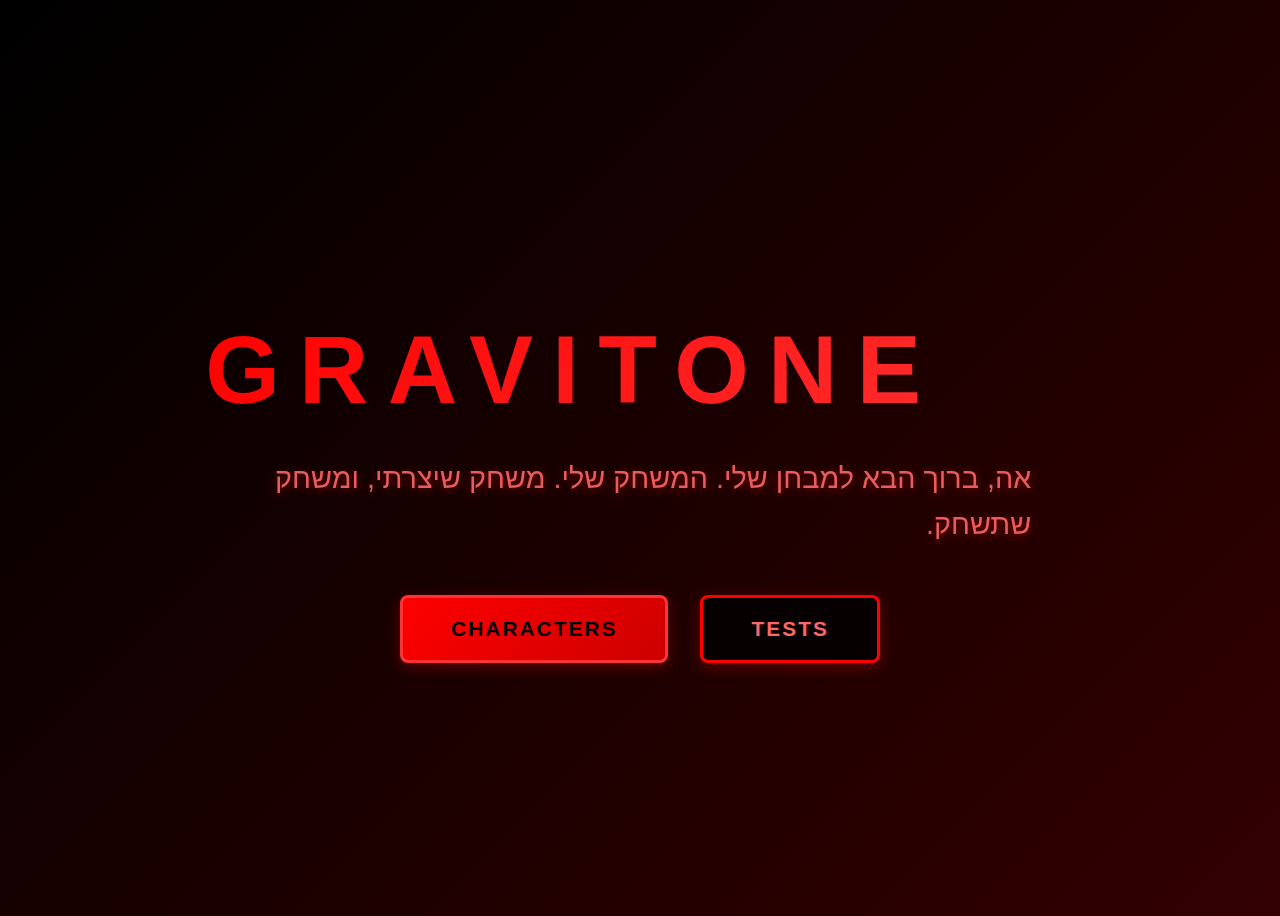
<file: index.html>
<!DOCTYPE html>
<html lang="he">
<head>
    <meta charset="UTF-8">
    <meta name="viewport" content="width=device-width, initial-scale=1.0, viewport-fit=cover">
    <title>GRAVITONE</title>
    <link rel="stylesheet" href="styles.css">
    <meta name="apple-mobile-web-app-capable" content="yes">
    <meta name="apple-mobile-web-app-status-bar-style" content="black-translucent">
</head>
<body>
    <div class="container">
        <h1 class="title">GRAVITONE</h1>
        <p class="subtitle" id="subtitle" onclick="toggleLanguage()">
            אה, ברוך הבא למבחן שלי. המשחק שלי. משחק שיצרתי, ומשחק שתשחק.
        </p>
        <div class="button-container">
            <button class="menu-button active" id="charactersBtn" onclick="showCharacters()">CHARACTERS</button>
            <button class="menu-button" id="testsBtn" onclick="showTests()">TESTS</button>
        </div>
    </div>
    <script src="script.js"></script>
</body>
</html>
</file>
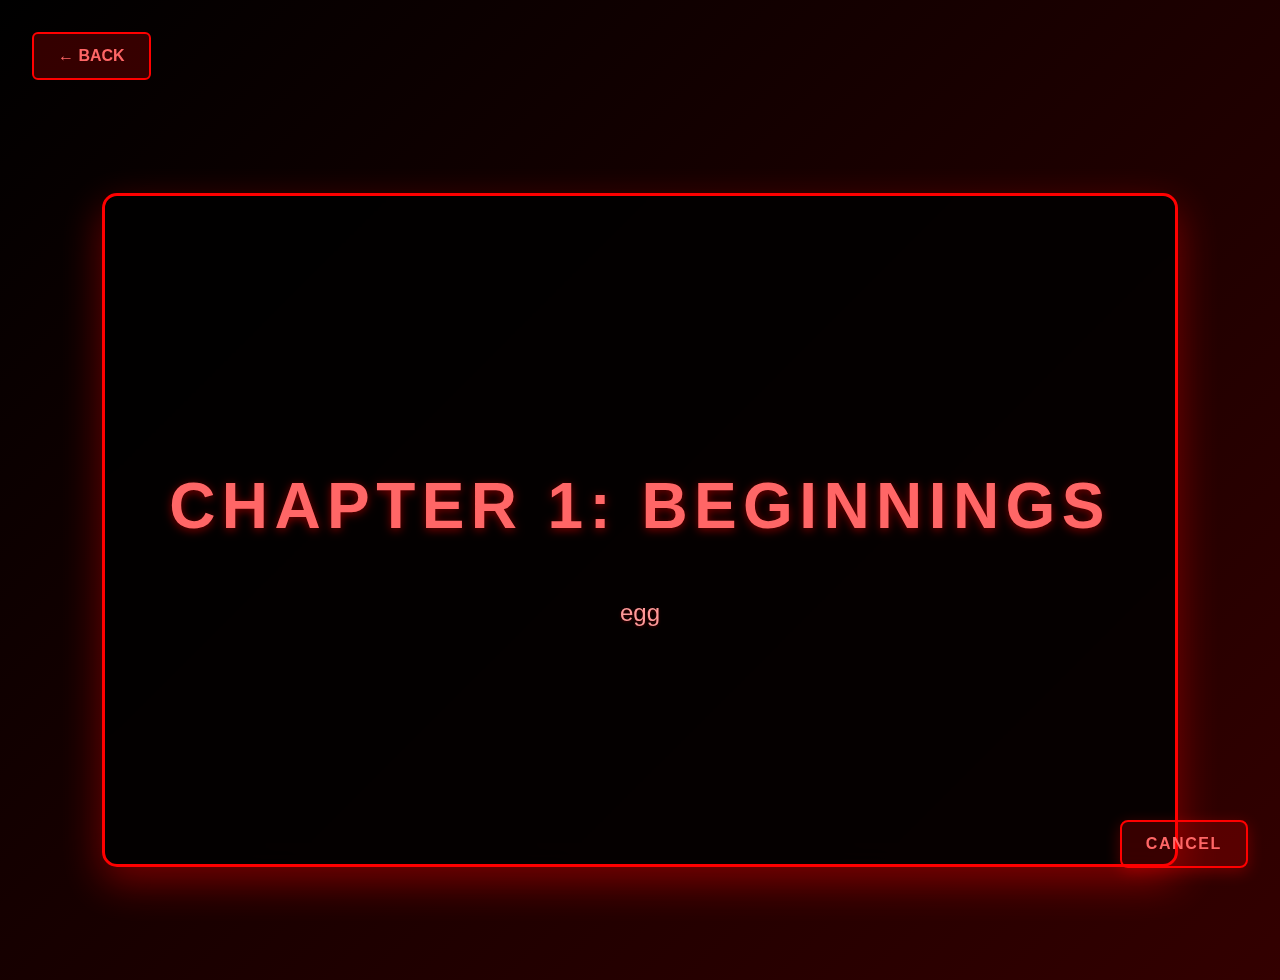
<file: chapters.html>
<!DOCTYPE html>
<html lang="he">
<head>
    <meta charset="UTF-8">
    <meta name="viewport" content="width=device-width, initial-scale=1.0, viewport-fit=cover">
    <title>GRAVITONE - Chapter</title>
    <link rel="stylesheet" href="styles.css">
    <meta name="apple-mobile-web-app-capable" content="yes">
    <meta name="apple-mobile-web-app-status-bar-style" content="black-translucent">
    <style>
        body {
            min-height: 100vh;
            background: linear-gradient(135deg, #000000 0%, #1a0000 50%, #330000 100%);
            font-family: -apple-system, BlinkMacSystemFont, 'Segoe UI', Roboto, sans-serif;
            overflow: auto;
            position: relative;
            padding: 2rem;
        }
        
        .back-button {
            position: fixed;
            top: clamp(1rem, 5vw, 2rem);
            left: clamp(1rem, 5vw, 2rem);
            padding: clamp(0.5rem, 2vw, 0.8rem) clamp(1rem, 3vw, 1.5rem);
            background: rgba(255, 0, 0, 0.2);
            border: 2px solid #ff0000;
            color: #ff6666;
            cursor: pointer;
            transition: all 0.3s ease;
            border-radius: 6px;
            font-weight: 600;
            font-size: clamp(0.8rem, 2vw, 1rem);
            z-index: 100;
        }
        
        .back-button:hover {
            background: rgba(255, 0, 0, 0.4);
            color: #ffffff;
        }
        
        .chapter-container {
            max-width: 1200px;
            margin: 0 auto;
            padding-top: 5rem;
        }
        
        .chapter-content {
            background: rgba(0, 0, 0, 0.85);
            border: 3px solid #ff0000;
            border-radius: 15px;
            padding: clamp(2rem, 6vw, 4rem);
            box-shadow: 0 15px 40px rgba(255, 0, 0, 0.4);
            backdrop-filter: blur(10px);
            min-height: 60vh;
            display: flex;
            flex-direction: column;
            justify-content: center;
            align-items: center;
            text-align: center;
        }
        
        .chapter-title {
            font-size: clamp(2rem, 8vw, 4rem);
            color: #ff6666;
            margin-bottom: clamp(2rem, 6vw, 3rem);
            text-shadow: 0 2px 10px rgba(255, 0, 0, 0.5);
            font-weight: 900;
            letter-spacing: 0.1em;
        }
        
        .chapter-text {
            font-size: clamp(1rem, 4vw, 1.5rem);
            color: #ff9999;
            line-height: 1.8;
            max-width: 800px;
            text-shadow: 0 1px 3px rgba(255, 0, 0, 0.3);
        }
        
        .loading {
            color: #ff6666;
            font-size: clamp(1.2rem, 5vw, 2rem);
            font-style: italic;
        }
        
        /* Modal styles */
        .chapter-modal {
            position: fixed;
            top: 0;
            left: 0;
            width: 100%;
            height: 100%;
            z-index: 1000;
            display: flex;
            align-items: center;
            justify-content: center;
        }

        .modal-overlay {
            position: absolute;
            top: 0;
            left: 0;
            width: 100%;
            height: 100%;
            background: rgba(0, 0, 0, 0.8);
            backdrop-filter: blur(5px);
        }

        .modal-content {
            position: relative;
            width: 480px;
            height: 360px;
            overflow-y: auto;
            background: linear-gradient(135deg, #000000 0%, #1a0000 50%, #330000 100%);
            border: 3px solid #ff0000;
            border-radius: 15px;
            box-shadow: 0 15px 40px rgba(255, 0, 0, 0.4);
        }

        .modal-close {
            position: absolute;
            top: 1rem;
            right: 1rem;
            background: none;
            border: none;
            color: #ff6666;
            font-size: 2rem;
            cursor: pointer;
            z-index: 1001;
            transition: all 0.3s ease;
        }

        .modal-close:hover {
            color: #ffffff;
            transform: scale(1.2);
        }

        .chapter-content-container {
            padding: clamp(2rem, 6vw, 4rem);
        }

        .chapter-content .chapter-title {
            font-size: clamp(2rem, 8vw, 4rem);
            color: #ff6666;
            margin-bottom: clamp(2rem, 6vw, 3rem);
            text-shadow: 0 2px 10px rgba(255, 0, 0, 0.5);
            font-weight: 900;
            letter-spacing: 0.1em;
            text-align: center;
        }

        .chapter-content .chapter-text {
            font-size: clamp(1rem, 4vw, 1.5rem);
            color: #ff9999;
            line-height: 1.8;
            text-shadow: 0 1px 3px rgba(255, 0, 0, 0.3);
            white-space: pre-line;
        }

        .loading {
            color: #ff6666;
            font-size: clamp(1.2rem, 5vw, 2rem);
            font-style: italic;
            text-align: center;
            padding: 2rem;
        }

        @media (max-width: 768px) {
            .modal-content {
                width: 95%;
                max-height: 85vh;
            }
            
            .chapter-content-container {
                padding: clamp(1.5rem, 4vw, 3rem);
            }
        }
        
        @media (max-width: 768px) {
            .chapter-container {
                padding-top: 4rem;
            }
        }
    </style>
</head>
<body>
    <button class="back-button" onclick="goBack()">← BACK</button>
    
    <div class="chapter-container">
        <div class="chapter-content">
            <h1 class="chapter-title" id="chapterTitle">Loading Chapter...</h1>
            <div class="chapter-text" id="chapterText">
                <div class="loading">Retrieving chapter data...</div>
            </div>
        </div>
    </div>
    
    <script>
        // Get chapter number from URL
        function getChapterNumber() {
            const urlParams = new URLSearchParams(window.location.search);
            return parseInt(urlParams.get('ch')) || 1;
        }

        // Load chapter content directly
        function loadChapter() {
            const chapterNum = getChapterNumber();
            const chapterTitle = document.getElementById('chapterTitle');
            const chapterText = document.getElementById('chapterText');
            
            // Chapter content data
            const chapters = {
                1: {
                    title: "CHAPTER 1: BEGINNINGS",
                    content: "egg"
                },
                2: {
                    title: "CHAPTER 2: FIRST CONTACT",
                    content: "egg"
                }
            };
            
            const chapter = chapters[chapterNum];
            
            if (chapter) {
                chapterTitle.textContent = chapter.title;
                chapterText.innerHTML = `<div class="chapter-text">${chapter.content}</div>`;
            } else {
                chapterTitle.textContent = "Chapter Not Found";
                chapterText.innerHTML = '<div class="loading">Chapter not available</div>';
            }
        }

        // Create cancel button and add to page
        function addCancelButton() {
            const cancelBtn = document.createElement('button');
            cancelBtn.textContent = 'CANCEL';
            cancelBtn.className = 'menu-button';
            cancelBtn.style.position = 'fixed';
            cancelBtn.style.bottom = '2rem';
            cancelBtn.style.right = '2rem';
            cancelBtn.style.zIndex = '1000';
            cancelBtn.style.background = 'rgba(255, 0, 0, 0.2)';
            cancelBtn.style.border = '2px solid #ff0000';
            cancelBtn.style.color = '#ff6666';
            cancelBtn.style.padding = '0.8rem 1.5rem';
            cancelBtn.style.fontSize = '1rem';
            cancelBtn.style.fontWeight = '700';
            cancelBtn.style.cursor = 'pointer';
            cancelBtn.style.transition = 'all 0.3s ease';
            cancelBtn.style.borderRadius = '8px';
            
            cancelBtn.addEventListener('mouseenter', function() {
                this.style.background = 'rgba(255, 0, 0, 0.4)';
                this.style.color = '#ffffff';
                this.style.transform = 'translateY(-2px)';
            });
            
            cancelBtn.addEventListener('mouseleave', function() {
                this.style.background = 'rgba(255, 0, 0, 0.2)';
                this.style.color = '#ff6666';
                this.style.transform = 'translateY(0)';
            });
            
            cancelBtn.addEventListener('click', function() {
                window.location.href = 'tests.html';
            });
            
            document.body.appendChild(cancelBtn);
        }

        // Handle back button
        function goBack() {
            window.location.href = 'tests.html';
        }

        // Load chapter when page loads
        document.addEventListener('DOMContentLoaded', function() {
            loadChapter();
            addCancelButton();
        });
    </script>
</body>
</html>
</file>
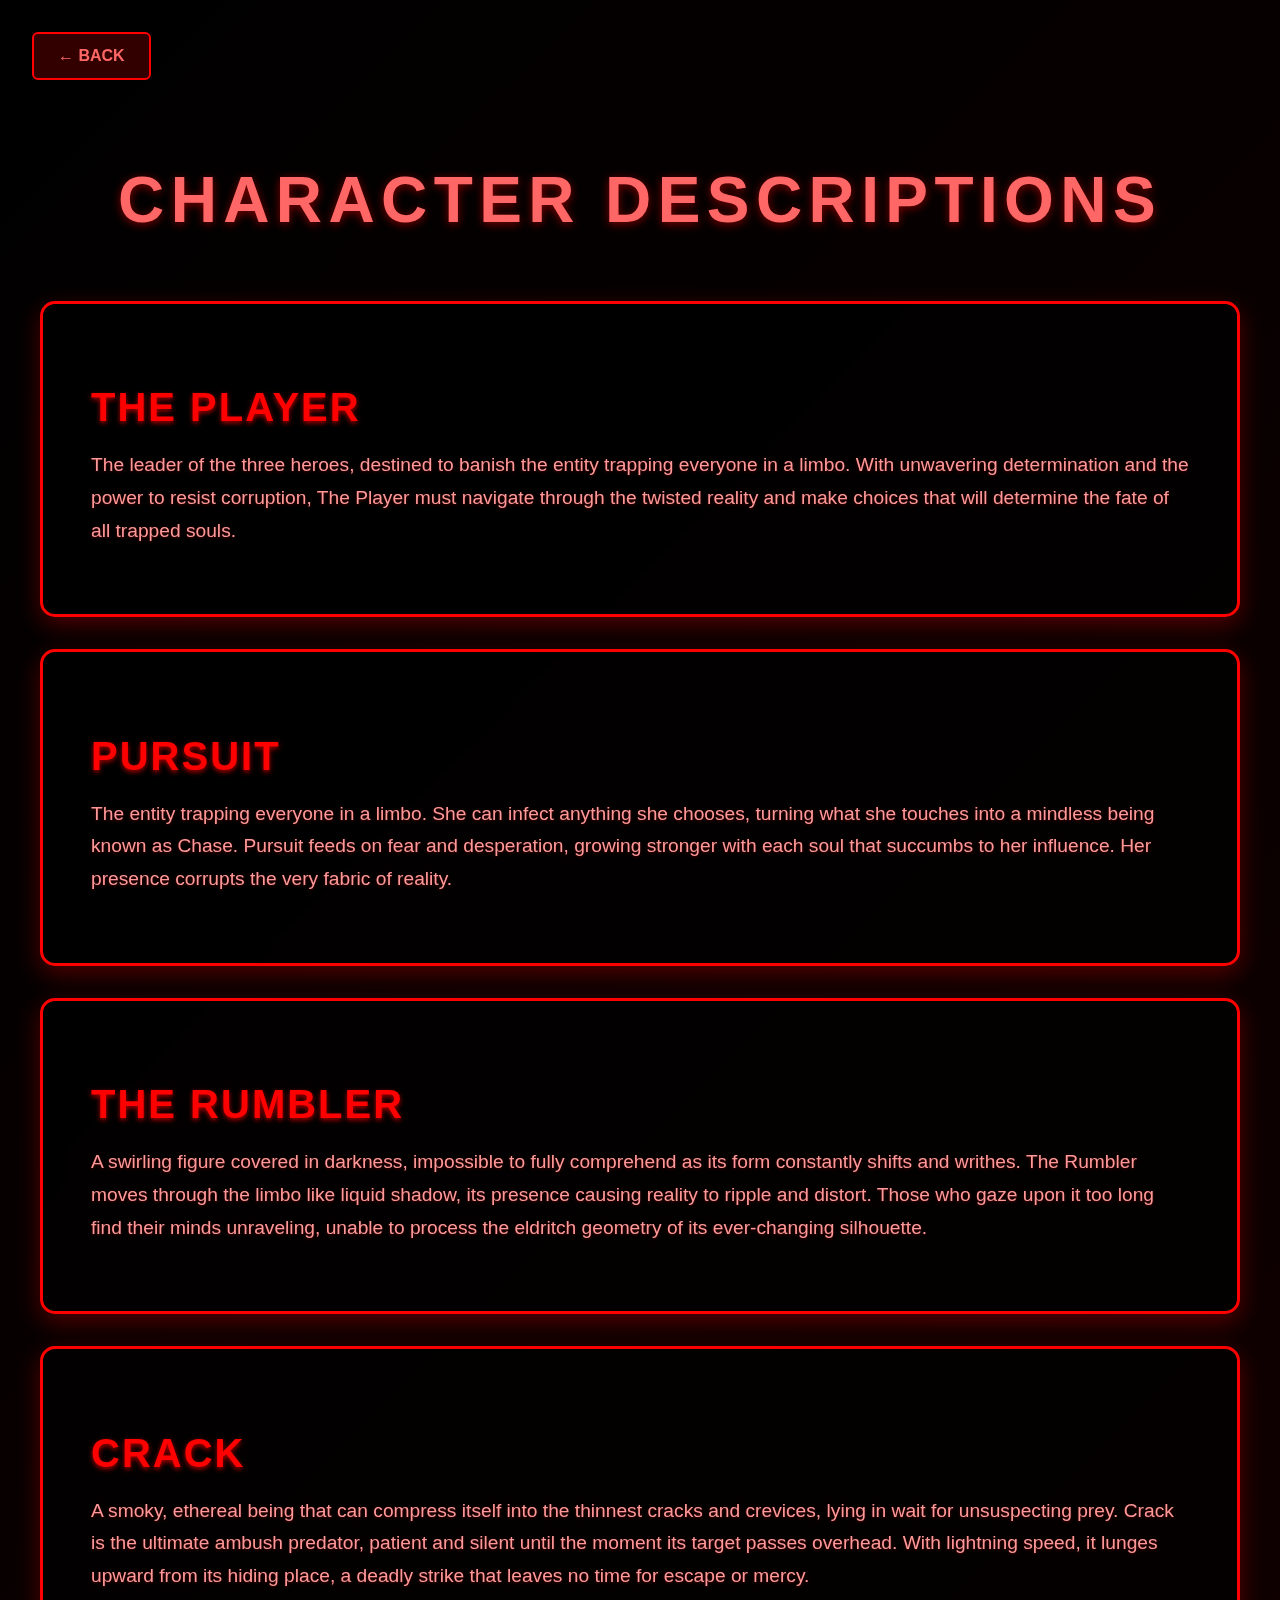
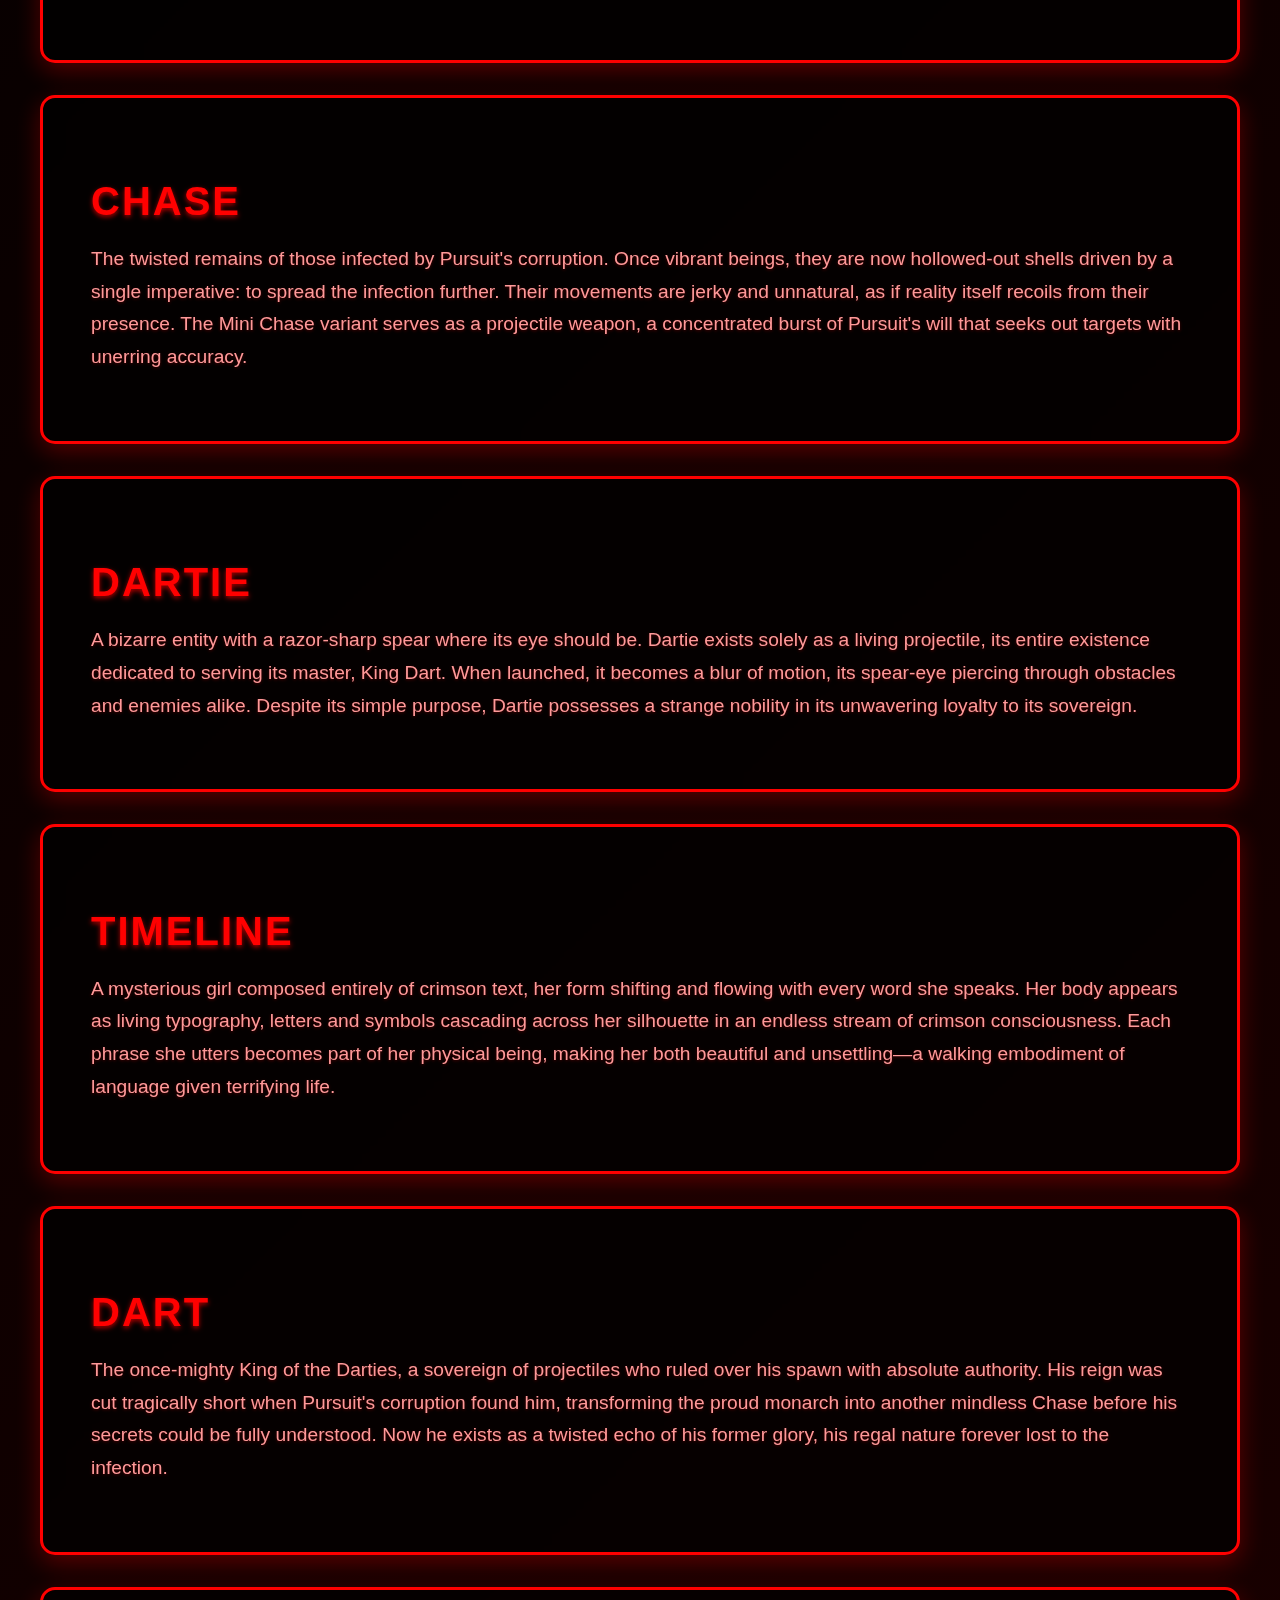
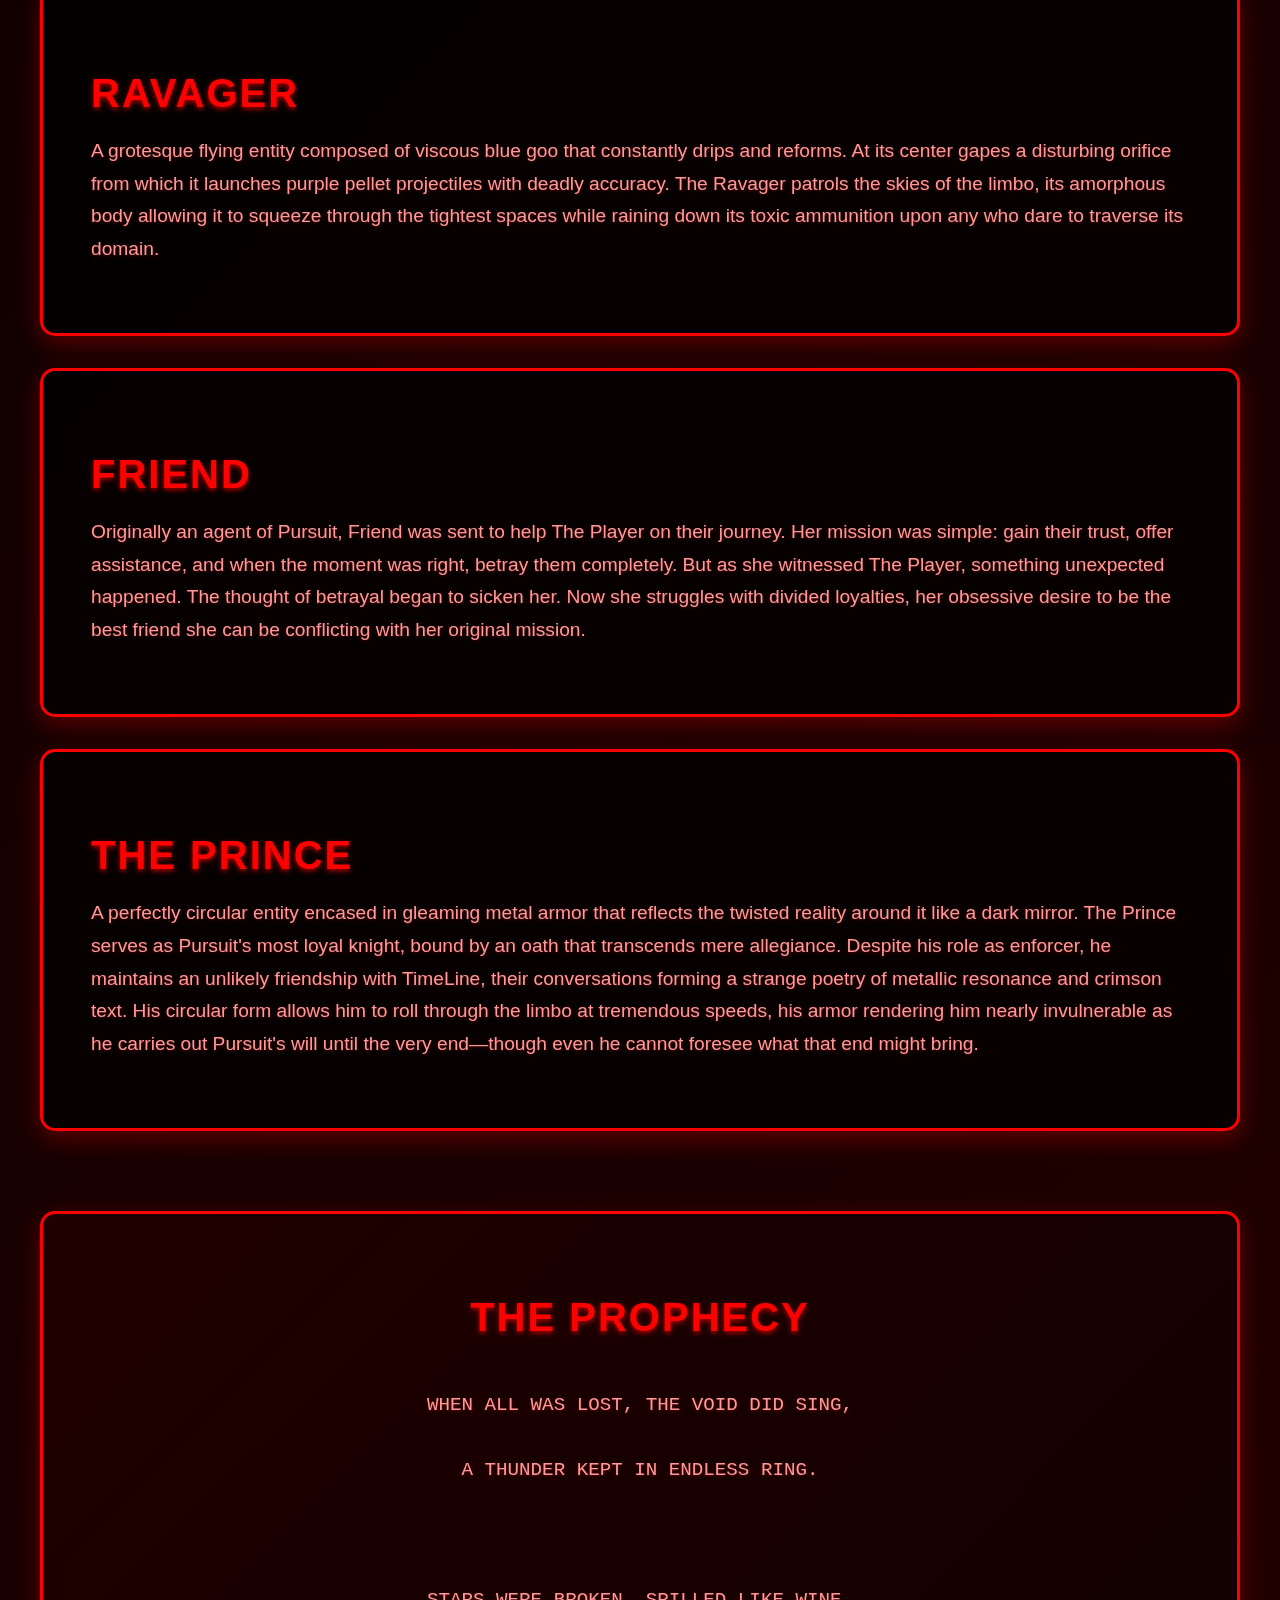
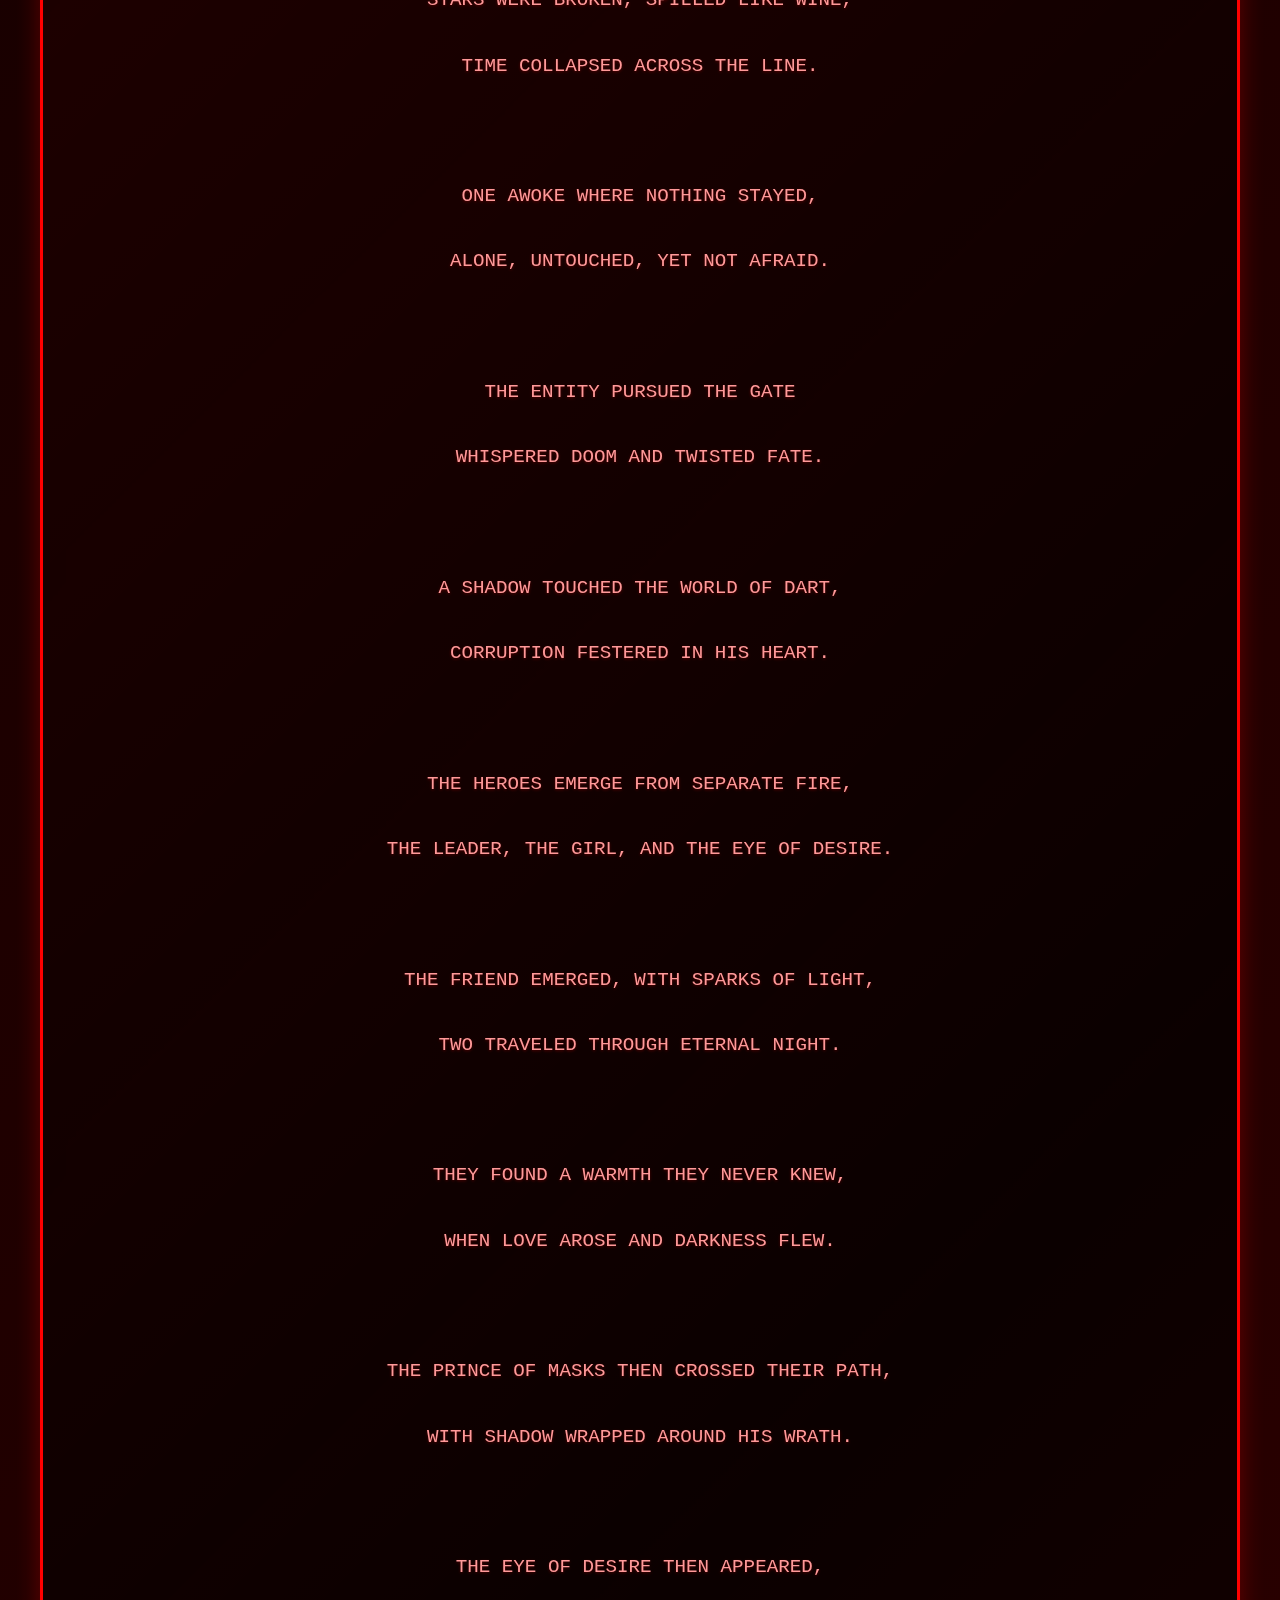
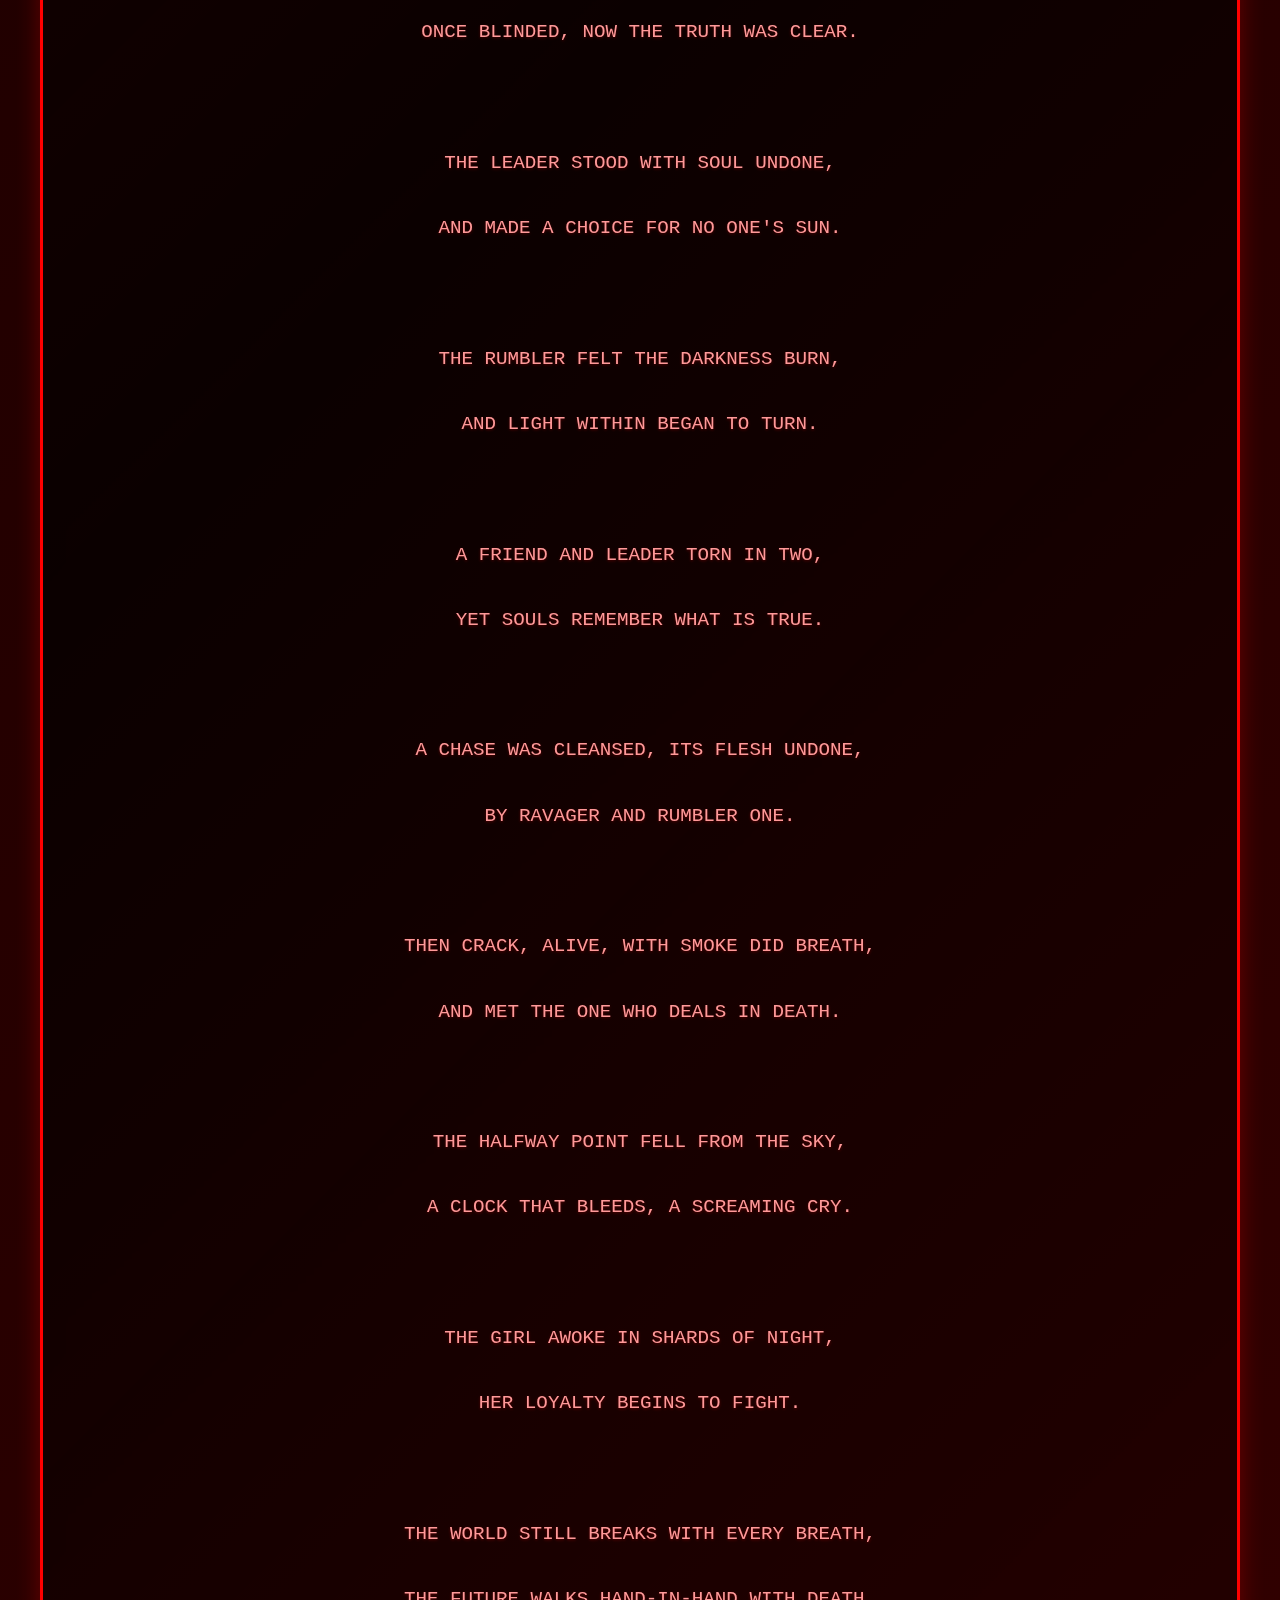
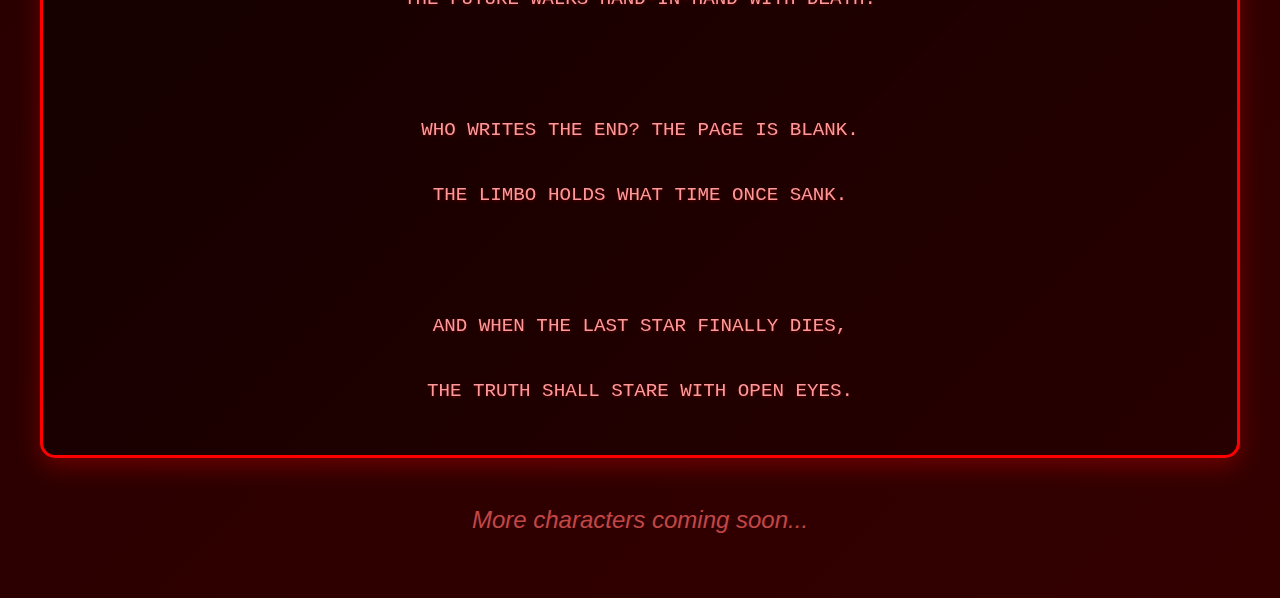
<file: characters.html>
<!DOCTYPE html>
<html lang="he">
<head>
    <meta charset="UTF-8">
    <meta name="viewport" content="width=device-width, initial-scale=1.0, viewport-fit=cover">
    <title>GRAVITONE - Characters</title>
    <link rel="stylesheet" href="styles.css">
    <meta name="apple-mobile-web-app-capable" content="yes">
    <meta name="apple-mobile-web-app-status-bar-style" content="black-translucent">
    <style>
        body {
            min-height: 100vh;
            background: linear-gradient(135deg, #000000 0%, #1a0000 50%, #330000 100%);
            font-family: -apple-system, BlinkMacSystemFont, 'Segoe UI', Roboto, sans-serif;
            overflow: auto;
            position: relative;
            padding: 2rem;
        }
        
        .back-button {
            position: fixed;
            top: clamp(1rem, 5vw, 2rem);
            left: clamp(1rem, 5vw, 2rem);
            padding: clamp(0.5rem, 2vw, 0.8rem) clamp(1rem, 3vw, 1.5rem);
            background: rgba(255, 0, 0, 0.2);
            border: 2px solid #ff0000;
            color: #ff6666;
            cursor: pointer;
            transition: all 0.3s ease;
            border-radius: 6px;
            font-weight: 600;
            font-size: clamp(0.8rem, 2vw, 1rem);
            z-index: 100;
        }
        
        .back-button:hover {
            background: rgba(255, 0, 0, 0.4);
            color: #ffffff;
        }
        
        .characters-container {
            max-width: 1200px;
            margin: 0 auto;
            padding-top: 5rem;
        }
        
        .page-title {
            font-size: clamp(2rem, 8vw, 4rem);
            color: #ff6666;
            text-align: center;
            margin-bottom: clamp(2rem, 6vw, 4rem);
            text-shadow: 0 2px 10px rgba(255, 0, 0, 0.5);
            font-weight: 900;
            letter-spacing: 0.1em;
        }
        
        .character-card {
            background: rgba(0, 0, 0, 0.7);
            border: 3px solid #ff0000;
            border-radius: 15px;
            padding: clamp(1.5rem, 4vw, 3rem);
            margin-bottom: clamp(1.5rem, 4vw, 2rem);
            box-shadow: 0 8px 25px rgba(255, 0, 0, 0.3);
            transition: all 0.3s ease;
            backdrop-filter: blur(10px);
        }
        
        .character-card:hover {
            transform: translateY(-5px);
            box-shadow: 0 12px 35px rgba(255, 0, 0, 0.5);
            border-color: #ff3333;
        }
        
        .character-name {
            font-size: clamp(1.5rem, 5vw, 2.5rem);
            color: #ff0000;
            font-weight: 900;
            margin-bottom: 1rem;
            text-shadow: 0 2px 5px rgba(255, 0, 0, 0.7);
            letter-spacing: 0.05em;
        }
        
        .character-description {
            font-size: clamp(0.9rem, 3vw, 1.2rem);
            color: #ff9999;
            line-height: 1.7;
            text-shadow: 0 1px 3px rgba(255, 0, 0, 0.3);
        }
        
        .coming-soon {
            text-align: center;
            color: #ff6666;
            font-size: clamp(1rem, 4vw, 1.5rem);
            margin-top: clamp(2rem, 6vw, 3rem);
            opacity: 0.7;
            font-style: italic;
        }
        
        .prophecy-container {
            background: rgba(0, 0, 0, 0.7);
            border: 3px solid #ff0000;
            border-radius: 15px;
            padding: clamp(1.5rem, 4vw, 3rem);
            margin-bottom: clamp(1.5rem, 4vw, 2rem);
            box-shadow: 0 8px 25px rgba(255, 0, 0, 0.3);
            backdrop-filter: blur(10px);
        }
        
        .prophecy-title {
            font-size: clamp(1.5rem, 5vw, 2.5rem);
            color: #ff0000;
            font-weight: 900;
            margin-bottom: 1rem;
            text-shadow: 0 2px 5px rgba(255, 0, 0, 0.7);
            letter-spacing: 0.05em;
        }
        
        .prophecy-text {
            font-size: clamp(0.9rem, 3vw, 1.2rem);
            color: #ff9999;
            line-height: 1.7;
            text-shadow: 0 1px 3px rgba(255, 0, 0, 0.3);
            white-space: pre-line;
        }
        
        @media (max-width: 768px) {
            .characters-container {
                padding-top: 4rem;
            }
        }
    </style>
</head>
<body>
    <button class="back-button" onclick="window.location.href='index.html'">← BACK</button>
    
    <div class="characters-container">
        <h1 class="page-title">CHARACTER DESCRIPTIONS</h1>
        
        <div class="character-card">
            <h2 class="character-name">THE PLAYER</h2>
            <p class="character-description">
                The leader of the three heroes, destined to banish the entity trapping everyone in a limbo. With unwavering determination and the power to resist corruption, The Player must navigate through the twisted reality and make choices that will determine the fate of all trapped souls.
            </p>
        </div>
        
        <div class="character-card">
            <h2 class="character-name">PURSUIT</h2>
            <p class="character-description">
                The entity trapping everyone in a limbo. She can infect anything she chooses, turning what she touches into a mindless being known as Chase. Pursuit feeds on fear and desperation, growing stronger with each soul that succumbs to her influence. Her presence corrupts the very fabric of reality.
            </p>
        </div>

        <div class="character-card">
            <h2 class="character-name">THE RUMBLER</h2>
            <p class="character-description">
                A swirling figure covered in darkness, impossible to fully comprehend as its form constantly shifts and writhes. The Rumbler moves through the limbo like liquid shadow, its presence causing reality to ripple and distort. Those who gaze upon it too long find their minds unraveling, unable to process the eldritch geometry of its ever-changing silhouette.
            </p>
        </div>

        <div class="character-card">
            <h2 class="character-name">CRACK</h2>
            <p class="character-description">
                A smoky, ethereal being that can compress itself into the thinnest cracks and crevices, lying in wait for unsuspecting prey. Crack is the ultimate ambush predator, patient and silent until the moment its target passes overhead. With lightning speed, it lunges upward from its hiding place, a deadly strike that leaves no time for escape or mercy.
            </p>
        </div>

        <div class="character-card">
            <h2 class="character-name">CHASE</h2>
            <p class="character-description">
                The twisted remains of those infected by Pursuit's corruption. Once vibrant beings, they are now hollowed-out shells driven by a single imperative: to spread the infection further. Their movements are jerky and unnatural, as if reality itself recoils from their presence. The Mini Chase variant serves as a projectile weapon, a concentrated burst of Pursuit's will that seeks out targets with unerring accuracy.
            </p>
        </div>

        <div class="character-card">
            <h2 class="character-name">DARTIE</h2>
            <p class="character-description">
                A bizarre entity with a razor-sharp spear where its eye should be. Dartie exists solely as a living projectile, its entire existence dedicated to serving its master, King Dart. When launched, it becomes a blur of motion, its spear-eye piercing through obstacles and enemies alike. Despite its simple purpose, Dartie possesses a strange nobility in its unwavering loyalty to its sovereign.
            </p>
        </div>

        <div class="character-card">
            <h2 class="character-name">TIMELINE</h2>
            <p class="character-description">
                A mysterious girl composed entirely of crimson text, her form shifting and flowing with every word she speaks. Her body appears as living typography, letters and symbols cascading across her silhouette in an endless stream of crimson consciousness. Each phrase she utters becomes part of her physical being, making her both beautiful and unsettling—a walking embodiment of language given terrifying life.
            </p>
        </div>

        <div class="character-card">
            <h2 class="character-name">DART</h2>
            <p class="character-description">
                The once-mighty King of the Darties, a sovereign of projectiles who ruled over his spawn with absolute authority. His reign was cut tragically short when Pursuit's corruption found him, transforming the proud monarch into another mindless Chase before his secrets could be fully understood. Now he exists as a twisted echo of his former glory, his regal nature forever lost to the infection.
            </p>
        </div>

        <div class="character-card">
            <h2 class="character-name">RAVAGER</h2>
            <p class="character-description">
                A grotesque flying entity composed of viscous blue goo that constantly drips and reforms. At its center gapes a disturbing orifice from which it launches purple pellet projectiles with deadly accuracy. The Ravager patrols the skies of the limbo, its amorphous body allowing it to squeeze through the tightest spaces while raining down its toxic ammunition upon any who dare to traverse its domain.
            </p>
        </div>

        <div class="character-card">
            <h2 class="character-name">FRIEND</h2>
            <p class="character-description">
                Originally an agent of Pursuit, Friend was sent to help The Player on their journey. Her mission was simple: gain their trust, offer assistance, and when the moment was right, betray them completely. But as she witnessed The Player, something unexpected happened. The thought of betrayal began to sicken her. Now she struggles with divided loyalties, her obsessive desire to be the best friend she can be conflicting with her original mission.
            </p>
        </div>

        <div class="character-card">
            <h2 class="character-name">THE PRINCE</h2>
            <p class="character-description">
                A perfectly circular entity encased in gleaming metal armor that reflects the twisted reality around it like a dark mirror. The Prince serves as Pursuit's most loyal knight, bound by an oath that transcends mere allegiance. Despite his role as enforcer, he maintains an unlikely friendship with TimeLine, their conversations forming a strange poetry of metallic resonance and crimson text. His circular form allows him to roll through the limbo at tremendous speeds, his armor rendering him nearly invulnerable as he carries out Pursuit's will until the very end—though even he cannot foresee what that end might bring.
            </p>
        </div>

        <div class="prophecy-container">
            <h2 class="prophecy-title">THE PROPHECY</h2>
            <div class="prophecy-text">
                WHEN ALL WAS LOST, THE VOID DID SING,<br>
                A THUNDER KEPT IN ENDLESS RING.<br><br>
                
                STARS WERE BROKEN, SPILLED LIKE WINE,<br>
                TIME COLLAPSED ACROSS THE LINE.<br><br>
                
                ONE AWOKE WHERE NOTHING STAYED,<br>
                ALONE, UNTOUCHED, YET NOT AFRAID.<br><br>
                
                THE ENTITY PURSUED THE GATE<br>
                WHISPERED DOOM AND TWISTED FATE.<br><br>
                
                A SHADOW TOUCHED THE WORLD OF DART,<br>
                CORRUPTION FESTERED IN HIS HEART.<br><br>
                
                THE HEROES EMERGE FROM SEPARATE FIRE,<br>
                THE LEADER, THE GIRL, AND THE EYE OF DESIRE.<br><br>
                
                THE FRIEND EMERGED, WITH SPARKS OF LIGHT,<br>
                TWO TRAVELED THROUGH ETERNAL NIGHT.<br><br>
                
                THEY FOUND A WARMTH THEY NEVER KNEW,<br>
                WHEN LOVE AROSE AND DARKNESS FLEW.<br><br>
                
                THE PRINCE OF MASKS THEN CROSSED THEIR PATH,<br>
                WITH SHADOW WRAPPED AROUND HIS WRATH.<br><br>
                
                THE EYE OF DESIRE THEN APPEARED,<br>
                ONCE BLINDED, NOW THE TRUTH WAS CLEAR.<br><br>
                
                THE LEADER STOOD WITH SOUL UNDONE,<br>
                AND MADE A CHOICE FOR NO ONE'S SUN.<br><br>
                
                THE RUMBLER FELT THE DARKNESS BURN,<br>
                AND LIGHT WITHIN BEGAN TO TURN.<br><br>
                
                A FRIEND AND LEADER TORN IN TWO,<br>
                YET SOULS REMEMBER WHAT IS TRUE.<br><br>
                
                A CHASE WAS CLEANSED, ITS FLESH UNDONE,<br>
                BY RAVAGER AND RUMBLER ONE.<br><br>
                
                THEN CRACK, ALIVE, WITH SMOKE DID BREATH,<br>
                AND MET THE ONE WHO DEALS IN DEATH.<br><br>
                
                THE HALFWAY POINT FELL FROM THE SKY,<br>
                A CLOCK THAT BLEEDS, A SCREAMING CRY.<br><br>
                
                THE GIRL AWOKE IN SHARDS OF NIGHT,<br>
                HER LOYALTY BEGINS TO FIGHT.<br><br>
                
                THE WORLD STILL BREAKS WITH EVERY BREATH,<br>
                THE FUTURE WALKS HAND-IN-HAND WITH DEATH.<br><br>
                
                WHO WRITES THE END? THE PAGE IS BLANK.<br>
                THE LIMBO HOLDS WHAT TIME ONCE SANK.<br><br>
                
                AND WHEN THE LAST STAR FINALLY DIES,<br>
                THE TRUTH SHALL STARE WITH OPEN EYES.
            </div>
        </div>
        
        <p class="coming-soon">More characters coming soon...</p>
    </div>
</body>
</html>
</file>
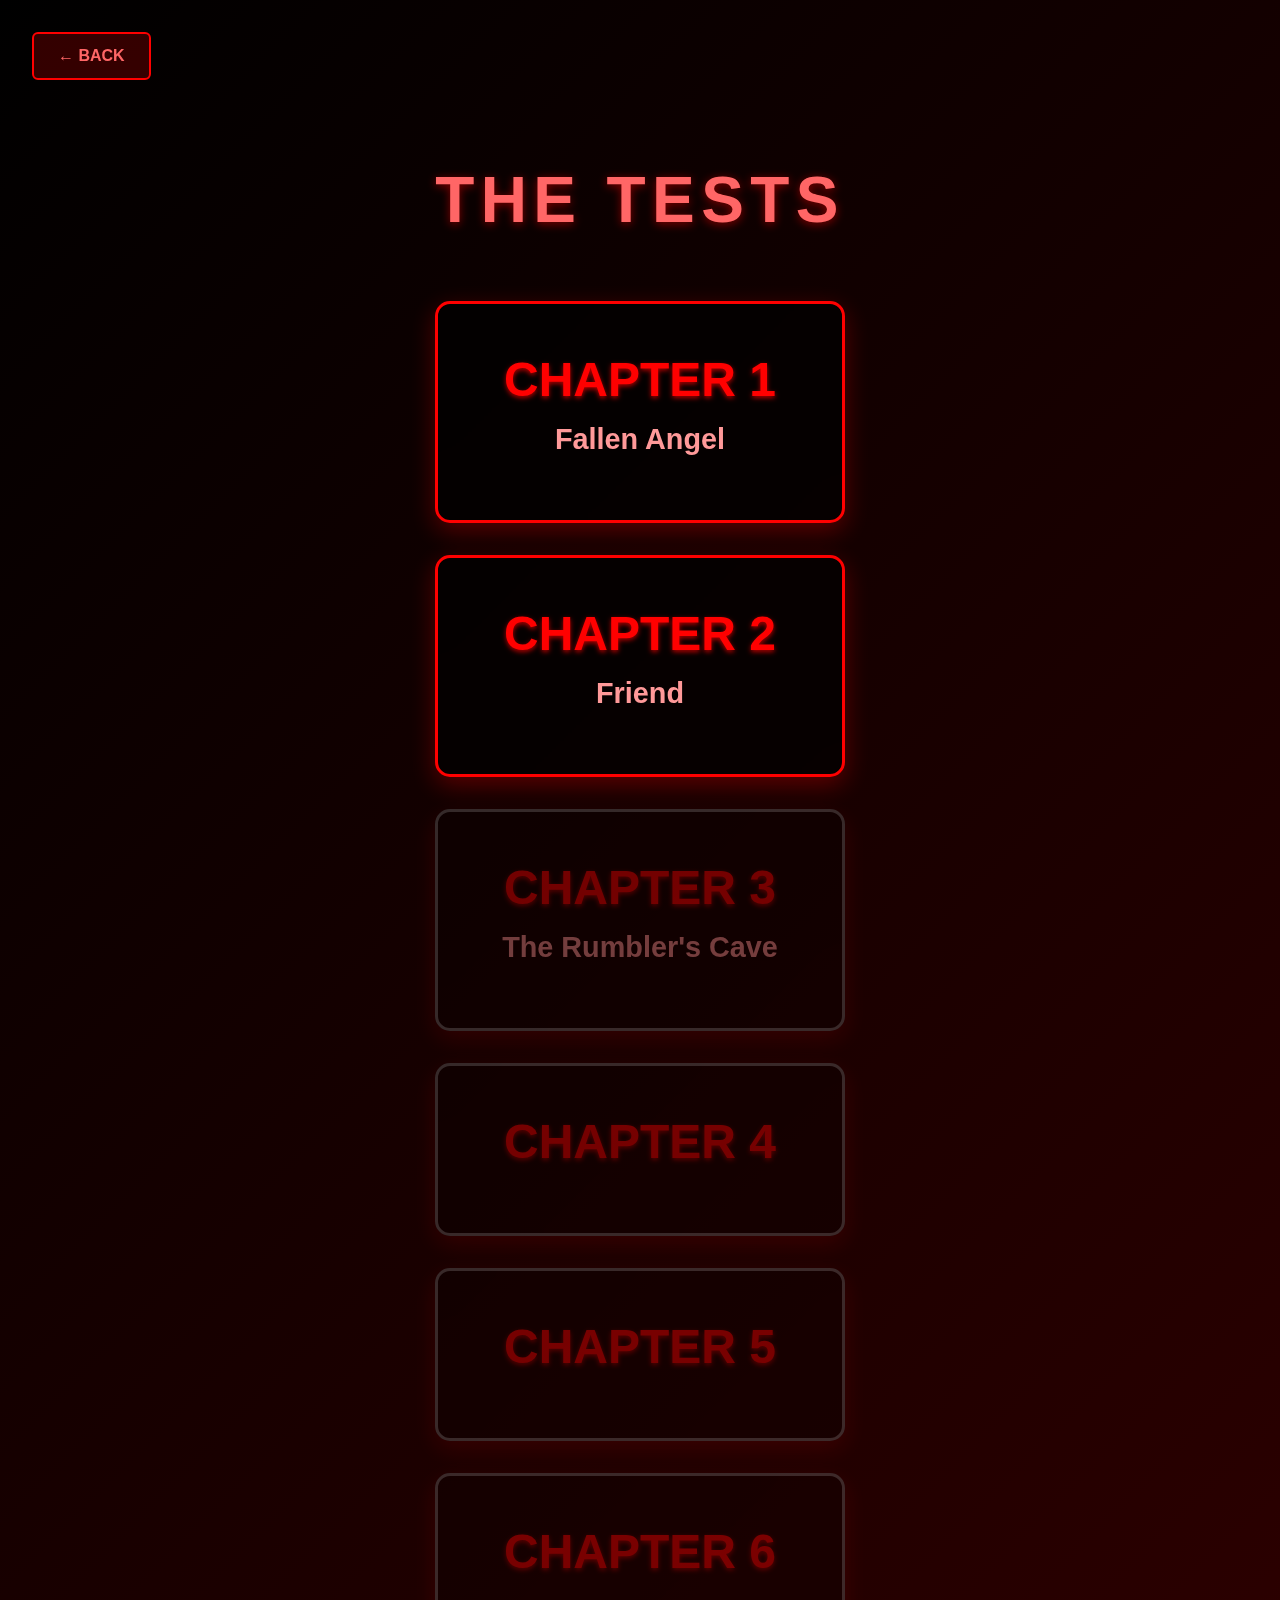
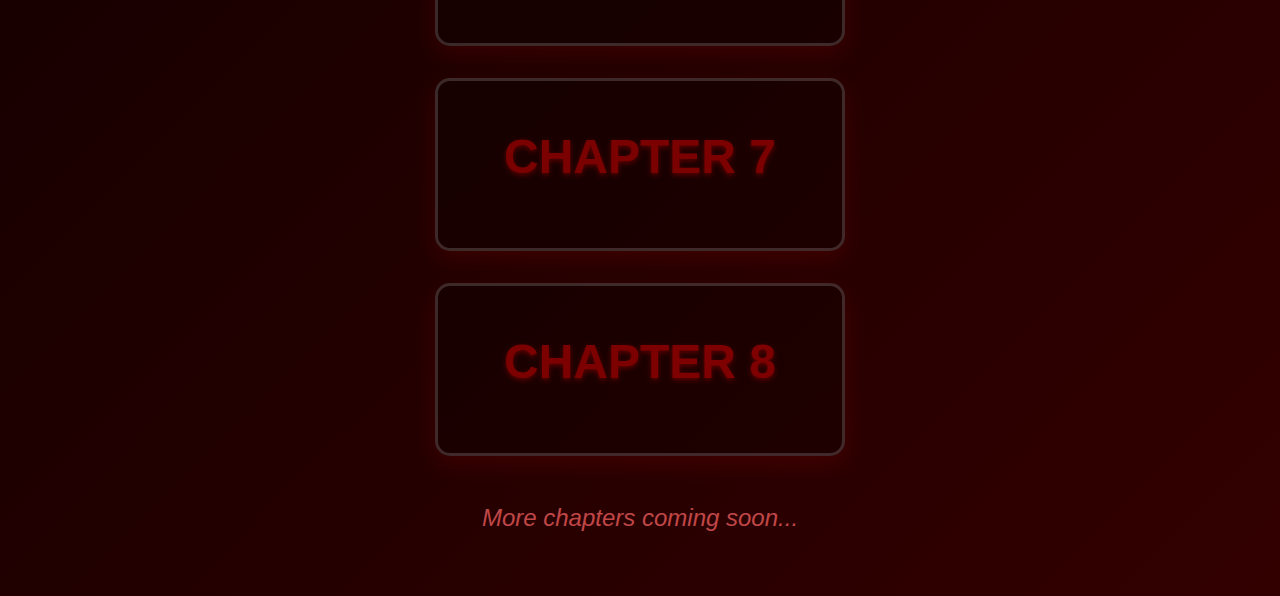
<file: tests.html>
<!DOCTYPE html>
<html lang="he">
<head>
    <meta charset="UTF-8">
    <meta name="viewport" content="width=device-width, initial-scale=1.0, viewport-fit=cover">
    <title>GRAVITONE - Tests</title>
    <link rel="stylesheet" href="styles.css">
    <meta name="apple-mobile-web-app-capable" content="yes">
    <meta name="apple-mobile-web-app-status-bar-style" content="black-translucent">
    <style>
        body {
            min-height: 100vh;
            background: linear-gradient(135deg, #000000 0%, #1a0000 50%, #330000 100%);
            font-family: -apple-system, BlinkMacSystemFont, 'Segoe UI', Roboto, sans-serif;
            overflow: auto;
            position: relative;
            padding: 2rem;
        }
        
        .back-button {
            position: fixed;
            top: clamp(1rem, 5vw, 2rem);
            left: clamp(1rem, 5vw, 2rem);
            padding: clamp(0.5rem, 2vw, 0.8rem) clamp(1rem, 3vw, 1.5rem);
            background: rgba(255, 0, 0, 0.2);
            border: 2px solid #ff0000;
            color: #ff6666;
            cursor: pointer;
            transition: all 0.3s ease;
            border-radius: 6px;
            font-weight: 600;
            font-size: clamp(0.8rem, 2vw, 1rem);
            z-index: 100;
        }
        
        .back-button:hover {
            background: rgba(255, 0, 0, 0.4);
            color: #ffffff;
        }
        
        .tests-container {
            max-width: 1200px;
            margin: 0 auto;
            padding-top: 5rem;
        }
        
        .page-title {
            font-size: clamp(2rem, 8vw, 4rem);
            color: #ff6666;
            text-align: center;
            margin-bottom: clamp(2rem, 6vw, 4rem);
            text-shadow: 0 2px 10px rgba(255, 0, 0, 0.5);
            font-weight: 900;
            letter-spacing: 0.1em;
        }
        
        .chapter-grid {
            display: grid;
            grid-template-columns: repeat(auto-fit, minmax(250px, 1fr));
            gap: clamp(1rem, 3vw, 2rem);
            margin-bottom: clamp(2rem, 6vw, 3rem);
        }
        
        .chapter-card {
            background: rgba(0, 0, 0, 0.7);
            border: 3px solid #ff0000;
            border-radius: 15px;
            padding: clamp(1.5rem, 4vw, 3rem);
            box-shadow: 0 8px 25px rgba(255, 0, 0, 0.3);
            transition: all 0.3s ease;
            backdrop-filter: blur(10px);
            cursor: pointer;
            text-align: center;
        }
        
        .chapter-card:hover:not(.disabled) {
            transform: translateY(-5px);
            box-shadow: 0 12px 35px rgba(255, 0, 0, 0.5);
            border-color: #ff3333;
        }
        
        .chapter-card.disabled {
            opacity: 0.4;
            cursor: not-allowed;
            border-color: #666;
        }
        
        .chapter-number {
            font-size: clamp(2rem, 6vw, 3rem);
            color: #ff0000;
            font-weight: 900;
            margin-bottom: 1rem;
            text-shadow: 0 2px 5px rgba(255, 0, 0, 0.7);
        }
        
        .chapter-title {
            font-size: clamp(1.2rem, 4vw, 1.8rem);
            color: #ff9999;
            font-weight: 700;
            margin-bottom: 1rem;
        }
        
        .chapter-status {
            font-size: clamp(0.9rem, 3vw, 1.1rem);
            color: #ff6666;
            font-style: italic;
        }
        
        .coming-soon {
            text-align: center;
            color: #ff6666;
            font-size: clamp(1rem, 4vw, 1.5rem);
            margin-top: clamp(2rem, 6vw, 3rem);
            opacity: 0.7;
            font-style: italic;
        }
        
        @media (max-width: 768px) {
            .tests-container {
                padding-top: 4rem;
            }
        }
    </style>
</head>
<body>
    <button class="back-button" onclick="window.location.href='index.html'">← BACK</button>
    
    <div class="tests-container">
        <h1 class="page-title">THE TESTS</h1>
        
        <div class="chapter-grid">
            <div class="chapter-card" onclick="goToChapter(1)">
                <div class="chapter-number">CHAPTER 1</div>
                <div class="chapter-title">Fallen Angel</div>
            </div>
            
            <div class="chapter-card" onclick="goToChapter(2)">
                <div class="chapter-number">CHAPTER 2</div>
                <div class="chapter-title">Friend</div>
            </div>
            
            <div class="chapter-card disabled">
                <div class="chapter-number">CHAPTER 3</div>
                <div class="chapter-title">The Rumbler's Cave</div>
            </div>
            
            <div class="chapter-card disabled">
                <div class="chapter-number">CHAPTER 4</div>
            </div>
            
            <div class="chapter-card disabled">
                <div class="chapter-number">CHAPTER 5</div>
            </div>
            
            <div class="chapter-card disabled">
                <div class="chapter-number">CHAPTER 6</div>
            </div>
            
            <div class="chapter-card disabled">
                <div class="chapter-number">CHAPTER 7</div>
            </div>
            
            <div class="chapter-card disabled">
                <div class="chapter-number">CHAPTER 8</div>
            </div>
        </div>
        
        <p class="coming-soon">More chapters coming soon...</p>
    </div>
    
    <script>
        function goToChapter(chapterNumber) {
            if (chapterNumber === 1 || chapterNumber === 2) {
                // Show warning modal first
                showChapterWarning(chapterNumber);
            }
        }

        function showChapterWarning(chapterNumber) {
            // Create modal overlay
            const modal = document.createElement('div');
            modal.className = 'warning-modal';
            modal.innerHTML = `
                <div class="modal-overlay" onclick="closeWarningModal()"></div>
                <div class="warning-content">
                    <div class="warning-icon">⚠️</div>
                    <h2 class="warning-title">WARNING!</h2>
                    <p class="warning-message">
                        YOU CAN ONLY PLAY THIS ON COMPUTER.\nAFTER GOING TO THE GAME, YOU CAN NOT LEAVE UNLESS YOU RELOAD THE WEBSITE!
                    </p>
                    <div class="warning-buttons">
                        <button class="warning-button cancel" onclick="closeWarningModal()">CANCEL</button>
                        <button class="warning-button proceed" onclick="proceedToChapter(${chapterNumber})">PROCEED</button>
                    </div>
                </div>
            `;
            
            // Add styles
            const style = document.createElement('style');
            style.textContent = `
                .warning-modal {
                    position: fixed;
                    top: 0;
                    left: 0;
                    width: 100%;
                    height: 100%;
                    z-index: 2000;
                    display: flex;
                    align-items: center;
                    justify-content: center;
                }
                
                .modal-overlay {
                    position: absolute;
                    top: 0;
                    left: 0;
                    width: 100%;
                    height: 100%;
                    background: rgba(0, 0, 0, 0.9);
                    backdrop-filter: blur(10px);
                }
                
                .warning-content {
                    position: relative;
                    background: linear-gradient(135deg, #000000 0%, #1a0000 50%, #330000 100%);
                    border: 3px solid #ff0000;
                    border-radius: 15px;
                    padding: clamp(2rem, 6vw, 4rem);
                    max-width: 90%;
                    width: 500px;
                    text-align: center;
                    box-shadow: 0 15px 40px rgba(255, 0, 0, 0.6);
                    animation: warningPulse 2s ease-in-out infinite alternate;
                }
                
                @keyframes warningPulse {
                    0% { box-shadow: 0 15px 40px rgba(255, 0, 0, 0.6); }
                    100% { box-shadow: 0 15px 40px rgba(255, 0, 0, 0.9), 0 0 30px rgba(255, 0, 0, 0.5); }
                }
                
                .warning-icon {
                    font-size: clamp(3rem, 10vw, 5rem);
                    margin-bottom: 1rem;
                    animation: warningShake 0.5s ease-in-out infinite alternate;
                }
                
                @keyframes warningShake {
                    0% { transform: scale(1); }
                    100% { transform: scale(1.1); }
                }
                
                .warning-title {
                    font-size: clamp(1.5rem, 6vw, 3rem);
                    color: #ff0000;
                    font-weight: 900;
                    margin-bottom: 1rem;
                    text-shadow: 0 0 20px rgba(255, 0, 0, 0.8);
                    letter-spacing: 0.1em;
                }
                
                .warning-message {
                    font-size: clamp(1rem, 4vw, 1.3rem);
                    color: #ff9999;
                    line-height: 1.6;
                    margin-bottom: clamp(2rem, 4vw, 3rem);
                    text-shadow: 0 1px 3px rgba(255, 0, 0, 0.5);
                    font-weight: 600;
                }
                
                .warning-buttons {
                    display: flex;
                    gap: 1rem;
                    justify-content: center;
                    flex-wrap: wrap;
                }
                
                .warning-button {
                    padding: clamp(0.8rem, 2vw, 1.2rem) clamp(1.5rem, 3vw, 2.5rem);
                    font-size: clamp(0.9rem, 3vw, 1.1rem);
                    font-weight: 700;
                    border: 2px solid;
                    border-radius: 8px;
                    cursor: pointer;
                    transition: all 0.3s ease;
                    text-transform: uppercase;
                    letter-spacing: 0.1em;
                }
                
                .warning-button.cancel {
                    background: rgba(255, 255, 255, 0.1);
                    border-color: #666;
                    color: #999;
                }
                
                .warning-button.cancel:hover {
                    background: rgba(255, 255, 255, 0.2);
                    border-color: #888;
                    color: #bbb;
                    transform: translateY(-2px);
                }
                
                .warning-button.proceed {
                    background: rgba(255, 0, 0, 0.3);
                    border-color: #ff0000;
                    color: #ff6666;
                }
                
                .warning-button.proceed:hover {
                    background: rgba(255, 0, 0, 0.5);
                    border-color: #ff3333;
                    color: #ffffff;
                    transform: translateY(-2px);
                    box-shadow: 0 5px 15px rgba(255, 0, 0, 0.4);
                }
            `;
            
            document.head.appendChild(style);
            document.body.appendChild(modal);
        }

        function closeWarningModal() {
            const modal = document.querySelector('.warning-modal');
            if (modal) {
                modal.remove();
            }
        }

        function proceedToChapter(chapterNumber) {
            closeWarningModal();
            window.location.href = 'ch' + chapterNumber + '.html';
        }

        // Close modal on escape key
        document.addEventListener('keydown', function(event) {
            if (event.key === 'Escape') {
                closeWarningModal();
            }
        });
    </script>
</body>
</html>
</file>
<file: styles.css>
body {
    min-height: 100vh;
    display: flex;
    align-items: center;
    justify-content: center;
    background: linear-gradient(135deg, #000000 0%, #1a0000 50%, #330000 100%);
    font-family: -apple-system, BlinkMacSystemFont, 'Segoe UI', Roboto, sans-serif;
    overflow: hidden;
    position: relative;
}

.title {
    background: linear-gradient(135deg, #ff0000 0%, #ff3333 50%, #cc0000 100%);
    -webkit-background-clip: text;
    background-clip: text;
    color: transparent;
    animation: gradient 3s ease infinite;
    background-size: 200% 200%;
    font-size: clamp(2rem, 12vw, 6rem);
    font-weight: 900;
    letter-spacing: clamp(0.1em, 1.5vw, 0.2em);
    margin-bottom: clamp(1rem, 5vw, 2rem);
    line-height: 1.1;
    word-break: break-word;
}

.subtitle {
    font-size: clamp(1rem, 4vw, 1.8rem);
    color: #ff6666;
    line-height: 1.6;
    cursor: pointer;
    transition: all 0.3s ease;
    opacity: 0.9;
    text-shadow: 0 2px 10px rgba(255, 0, 0, 0.5);
    direction: rtl;
    max-width: 90%;
    margin: 0 auto;
}

.subtitle:hover {
    opacity: 1;
    transform: translateY(-2px);
    text-shadow: 0 5px 20px rgba(255, 0, 0, 0.7);
    color: #ff9999;
}

.subtitle.english {
    direction: ltr;
}

.button-container {
    display: flex;
    gap: clamp(1rem, 3vw, 2rem);
    justify-content: center;
    margin-top: clamp(2rem, 6vw, 3rem);
    flex-wrap: wrap;
}

.menu-button {
    padding: clamp(0.8rem, 2vw, 1.2rem) clamp(2rem, 4vw, 3rem);
    font-size: clamp(0.9rem, 3vw, 1.3rem);
    font-weight: 700;
    letter-spacing: 0.1em;
    border: 3px solid #ff0000;
    background: rgba(0, 0, 0, 0.8);
    color: #ff6666;
    cursor: pointer;
    transition: all 0.3s ease;
    text-transform: uppercase;
    border-radius: 8px;
    box-shadow: 0 4px 15px rgba(255, 0, 0, 0.3);
}

.menu-button:hover:not(:disabled) {
    background: rgba(255, 0, 0, 0.2);
    color: #ffffff;
    transform: translateY(-2px);
    box-shadow: 0 6px 20px rgba(255, 0, 0, 0.5);
}

.menu-button:disabled {
    opacity: 0.4;
    cursor: not-allowed;
    border-color: #666;
    color: #666;
}

.menu-button.active {
    background: linear-gradient(135deg, #ff0000 0%, #cc0000 100%);
    color: #000000;
    border-color: #ff3333;
}

.coming-soon {
    text-align: center;
    color: #ff6666;
    font-size: clamp(1rem, 4vw, 1.5rem);
    margin-top: clamp(2rem, 6vw, 3rem);
    opacity: 0.7;
    font-style: italic;
}

.prophecy-container {
    background: rgba(0, 0, 0, 0.85);
    border: 3px solid #ff3333;
    border-radius: 15px;
    padding: clamp(2rem, 6vw, 4rem);
    margin: clamp(3rem, 8vw, 5rem) 0;
    box-shadow: 0 15px 40px rgba(255, 0, 0, 0.4);
    backdrop-filter: blur(10px);
    position: relative;
    overflow: hidden;
}

.prophecy-container::before {
    content: '';
    position: absolute;
    top: 0;
    left: 0;
    right: 0;
    bottom: 0;
    background: linear-gradient(135deg, rgba(255, 0, 0, 0.1) 0%, transparent 50%, rgba(255, 0, 0, 0.1) 100%);
    pointer-events: none;
}

.prophecy-title {
    font-size: clamp(1.5rem, 6vw, 3rem);
    color: #ff0000;
    text-align: center;
    margin-bottom: clamp(1.5rem, 4vw, 2rem);
    text-shadow: 0 0 20px rgba(255, 0, 0, 0.8);
    font-weight: 900;
    letter-spacing: 0.2em;
    animation: prophecyGlow 3s ease-in-out infinite alternate;
}

.prophecy-text {
    font-family: 'Courier New', monospace;
    font-size: clamp(0.8rem, 2.5vw, 1.1rem);
    color: #ff9999;
    line-height: 1.8;
    text-align: center;
    text-shadow: 0 0 10px rgba(255, 0, 0, 0.6);
    position: relative;
    z-index: 1;
}

.prophecy-text br {
    display: block;
    margin: 0.5rem 0;
}

@keyframes prophecyGlow {
    0% {
        text-shadow: 0 0 20px rgba(255, 0, 0, 0.8);
    }
    100% {
        text-shadow: 0 0 30px rgba(255, 0, 0, 1), 0 0 40px rgba(255, 0, 0, 0.8);
    }
}

@media (max-width: 768px) {
    .characters-container {
        padding-top: 4rem;
    }
}
</file>
